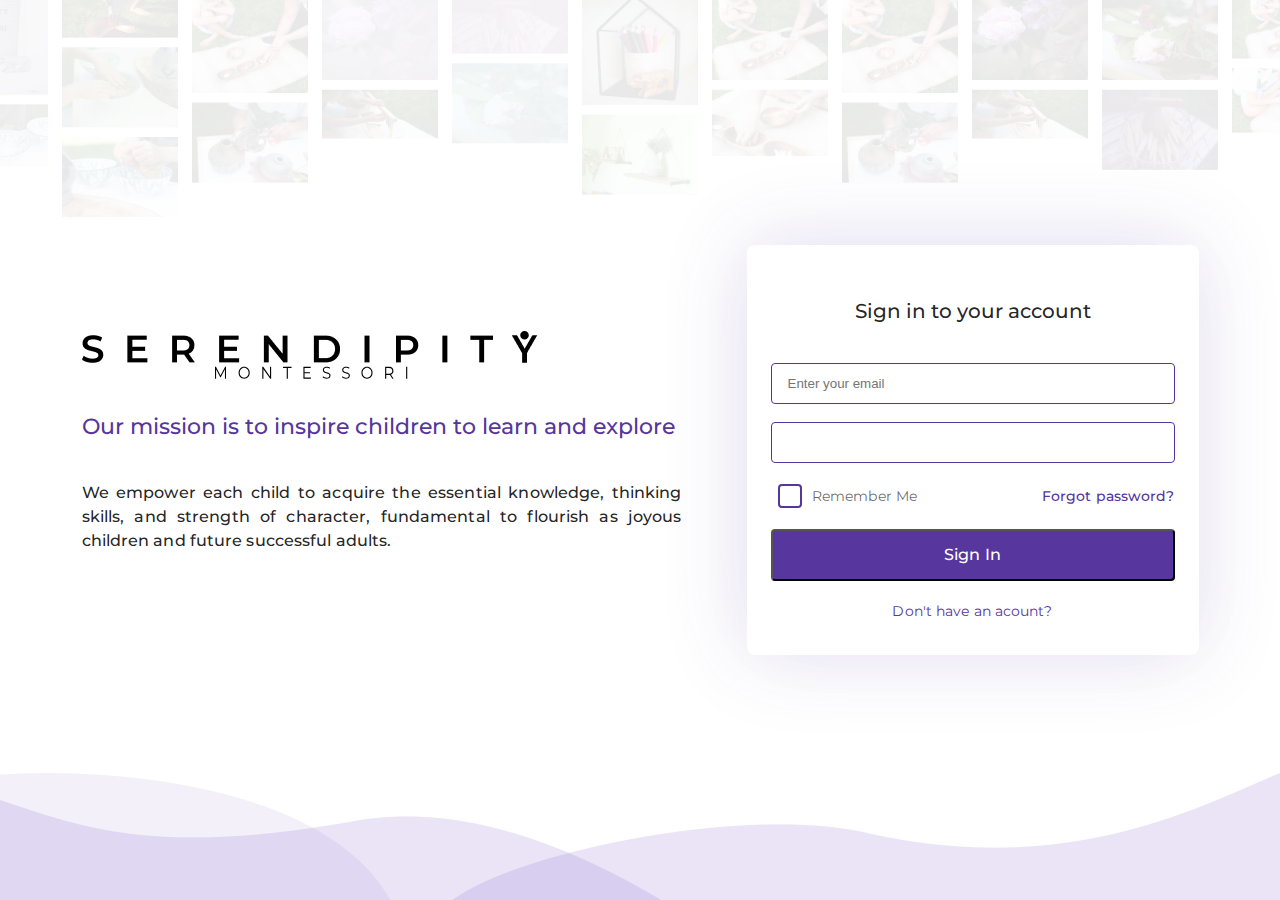
<file: index.html>
<!DOCTYPE html>
<html lang="en">
<head>
    <meta charset="UTF-8">
    <meta name="viewport" content="width=device-width, initial-scale=1.0">
    <title>Login Page</title>
    <link rel="preconnect" href="https://fonts.googleapis.com"> 
    <link rel="preconnect" href="https://fonts.gstatic.com" crossorigin>
     <link href="https://fonts.googleapis.com/css2?family=Montserrat:ital,wght@0,100..900;1,100..900&display=swap" rel="stylesheet">
    <!--Font Awesome url-->
    <link rel="stylesheet" href="https://cdnjs.cloudflare.com/ajax/libs/font-awesome/6.7.2/css/all.min.css">
    <link rel="stylesheet" href="style.css">
</head>
<body>
    <div class="container">


        <div class="pic">
            <div class="logo">
                <div class="l1">
                    <img src="/pictures/seren.png" alt="text" class="l1_pic">
                    <img src="/pictures/y.png" alt="text" class="y">
                </div>
            
                <img src="/pictures/t1.svg" alt="text" class="textImg">
            </div>
            <div class="text">
                <p class="h1">Our mission is to inspire children to learn and explore</p>
                <p class="h2">We empower each child to acquire the essential knowledge, thinking skills, and strength of character, fundamental to flourish as joyous children and future successful adults.</p>

            </div>
            
            
        </div>

        <div class="form">
            <form>
                <p class="formHeader">Sign in to your account</p> <br>
                <div class="inputBox">
                    <input class="textBox" type="text" placeholder="Enter your email"> <br>
                    <input class="textBox" type="password"> <br>

                    <div class="oneLine">
                        <div class="wrapper">
                            <input type="checkbox" id="check">
                            <label for="check">Remember Me</label>
                        </div>
                        
                        <a class="a1" href="forgot.html">Forgot password?</a>
                    </div>
                    
                </div>
                
                 <br>
                <button class="btn">Sign In</button> <br>
                <a class="a2" href="#">Don't have an acount?</a>
            </form>
        </div>
    </div>
</body>
</html>
</file>
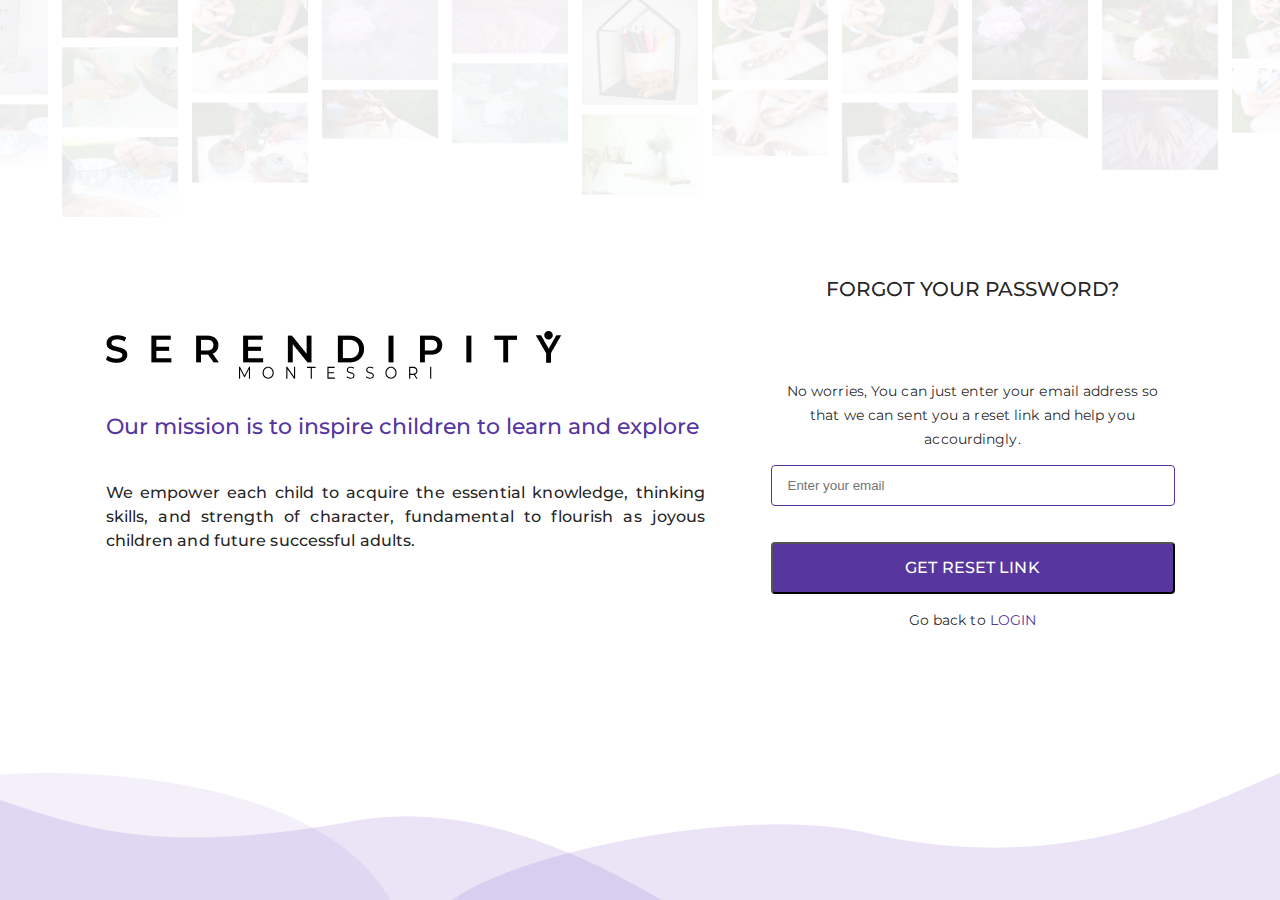
<file: forgot.html>
<!DOCTYPE html>
<html lang="en">
<head>
    <meta charset="UTF-8">
    <meta name="viewport" content="width=device-width, initial-scale=1.0">
    <title>Login Page</title>
    <!--Font Awesome url-->
    <link rel="preconnect" href="https://fonts.googleapis.com"> 
    <link rel="preconnect" href="https://fonts.gstatic.com" crossorigin>
    <link href="https://fonts.googleapis.com/css2?family=Montserrat:ital,wght@0,100..900;1,100..900&display=swap" rel="stylesheet">

    <link rel="stylesheet" href="https://cdnjs.cloudflare.com/ajax/libs/font-awesome/6.7.2/css/all.min.css">
    <link rel="stylesheet" href="style.css">
</head>
<body>
    <div class="container">
        <div class="pic">
            <div class="logo">
                <div class="l1">
                    <img src="/pictures/seren.png" alt="text" class="">
                    <img src="/pictures/y.png" alt="text" class="y">
                </div>
            
                <img src="/pictures/t1.svg" alt="text" class="textImg">
            </div>
            <div class="text">
                <p class="h1">Our mission is to inspire children to learn and explore</p>
                <p class="h2">We empower each child to acquire the essential knowledge, thinking skills, and strength of character, fundamental to flourish as joyous children and future successful adults.</p>

            </div>
            
            
        </div>

        <div class="form">
                <div class="formHeaderC">
                    <p class="formHeader">FORGOT YOUR PASSWORD?</p> <br>
                    <p class="t1">No worries, You can just enter your email address so that we can sent you a reset link and help you accourdingly.</p>
                </div>
                <div class="inputBox">
                    <input class="textBox" type="text" placeholder="Enter your email"> <br>
                    
                </div>
                
                 <br>
                <button class="btn">GET RESET LINK</button> 
                <p class="t1">Go back to <a class="a2" href="index.html">LOGIN</a></p>
                
            </form>
        </div>
    </div>
</body>
</html>
</file>
<file: style.css>
body {
    width: 100%;
    height: 100vh;
    display: flex;
    margin: 0;
    padding: 0;
}
body{

    background: url(/pictures/Header.png) center top repeat-x ,
                url(/pictures/Footer.png) center bottom no-repeat;
    background-size:  1416px 271px, 100% 127px;

}

.container {
    width: 100%;
    display: flex;
    flex-direction: row;
    justify-content: space-around;
    align-items: center;
    padding: 0 92px 0 72px;
}

/*Image style*/
.pic {
    width: 665px;
    display: flex;
    padding-left: 4px;
    margin-bottom: 5px;
    flex-direction: column;
    justify-content: flex-start;
    gap: 10px;
    margin-left: 92px;
}
.logo{
    display: flex;
    flex-direction: column;
    gap: 7px;
    width: 460px;
    align-items: center;
}
.l1{
    width: 100%;
   display: inline-block;
   height: 28px;

}
.y{
    height: 32px;
    padding: 0;
    margin-left: 14px;
}
.textImg {
    width: 207px;
    height: 13px;
}

/*Text styling*/
.text{
    display: flex;
    flex-direction: column;
}
.h1{
    color: var(--Serendipity-Montessori-Main, #56369D);
    font-family: Montserrat;
    width: 665px;
    font-size: 22px;
    font-style: normal;
    font-weight: 500;
    line-height: 32px; /* 145.455% */
}
.h2{
    color: var(--Text-Colour-Black-High-Emphasis, rgba(0, 0, 0, 0.87));
    width: 600px;
    /* SM/Title/Medium */
    font-family: Montserrat;
    font-size: 16px;
    font-style: normal;
    font-weight: 500;
    line-height: 24px; /* 150% */
    letter-spacing: 0.1px;
    text-align: justify;
}

/*Form Style*/
form {
    display: flex;
    flex-direction: column;
    align-items: center;
    min-width: 404px;
    min-height: 280px;
    padding: 32px 24px;
    gap: 0px;
    margin-right: 72px ;
    border-radius: 8px;
    background: #FFF;
    box-shadow: -2px -2px 85px 0px rgba(87, 54, 157, 0.16), 2px 2px 88px 0px rgba(87, 54, 157, 0.02);
}
.formHeaderC{
    display: flex;
    flex-direction: column;
    align-items: flex-start;
    gap: 12px;
}
.formHeader {
    color: var(--Text-Colour-Black-High-Emphasis, rgba(0, 0, 0, 0.87));
    text-align: center;
    justify-content: center;
    font-family: 'Montserrat';
    font-size: 20px;
    font-style: normal;
    font-weight: 500;
    line-height: 28px; /* 140% */
    align-self: center;
}

.inputBox {
    display: flex;
    min-width: 404px;
    flex-direction: column;
    align-items: flex-start;
}
.textBox {
    display: flex;
    padding: 12px 16px;
    align-items: center;
    align-self: stretch;

    border-radius: 4px;
    border: 1px solid var(--Serendipity-Montessori-Main, #56369D);
    background: var(--Neutral-Surface-Main, #FFF);
}

/*Checkbox styling starts*/ 
.oneLine {
    display: flex;
    min-width: 404px;
    margin: 0;
    padding: 0;
    justify-content: space-between;
    align-items: center;
}

.wrapper{
    min-width: 150px;
    margin: 0;
    padding: 0;
    display: flex;
    justify-content: space-around;

}
input[type="checkbox"]{
    appearance: none;
    -webkit-appearance: none;
    height: 24px;
    width: 24px;

    background-color: #fff;
    cursor: pointer;
    display: flex;
    border-style: solid;
    border-width: 2px;
    border-color: #56369D;
    border-radius: 4px;
    align-items: center;
    justify-content: center;
}
label{
    color: var(--Text-Black-Medium-Emphasis, rgba(0, 0, 0, 0.60));
    text-align: left;
    
    display: inline-flex;
    align-items: center;
    margin: 0;
    padding: 0;

    /* SM/Title/Small */
    font-family: Montserrat;
    font-size: 14px;
    font-style: normal;
    font-weight: 400;
    line-height: 24px; /* 171.429% */
    letter-spacing: 0.1px;
}

input[type="checkbox"]:after {
    font-family: "Font Awesome 6 Free";
    content: "\f00c";
    font-weight: 900;
    font-size: 15px;
    color: #56369D; /* Colour of Tick*/
    display: none;
}

input[type="checkbox"]:hover {
    background-color: #cbc0e3;
}
input[type="checkbox"]:checked {
    background-color: #ded5f3;
}

input[type="checkbox"]:checked:after {
    display: block;
}
/*Checkbox styling ends*/

.btn {
    display: flex;
    min-width: 404px;
    padding: 12px 16px;
    justify-content: center;
    align-items: center;
    gap: 8px;
    border-radius: 4px;
    background: #57369D;

    color: #FFF;
    /* SM/Title/Medium */
    font-family: Montserrat;
    font-size: 16px;
    font-style: normal;
    font-weight: 500;
    line-height: 24px; /* 150% */
    letter-spacing: 0.1px;
}

.btn:hover {
    background-color: #662ee1;
}

.a1 {
    text-decoration: none;
    color: var(--Serendipity-Montessori-Main, #56369D);
    text-align: right;
    font-family: Montserrat;
    font-size: 14px;
    font-style: normal;
    font-weight: 500;
    line-height: 20px; /* 142.857% */
    letter-spacing: 0.1px;
}

.a2 {
    text-decoration: none;
    min-width: 404px;
    color: var(--Serendipity-Montessori-Main, #56369D);
    text-align: center;

    /* SM/Title/Small */
    font-family: Montserrat;
    font-size: 14px;
    font-style: normal;
    font-weight: 400;
    line-height: 24px; /* 171.429% */
    letter-spacing: 0.1px;
}
.t1{
    text-decoration: none;
    color: var(--Text-Colour-Black-High-Emphasis, rgba(0, 0, 0, 0.87));
    text-align: center;

    /* SM/Title/Small */
    font-family: Montserrat;
    font-size: 14px;
    font-style: normal;
    font-weight: 400;
    line-height: 24px; /* 171.429% */
    letter-spacing: 0.1px;
}

/*---Media Query Styling---*/
/*2xl screen*/

@media (max-width: 1440px){
    body{
        height: 100vh;
        background: url(/pictures/Header.png) center top no-repeat ,
                url(/pictures/Footer.png) center bottom no-repeat;
        background-size:  1416px 217px, 100% 127px;
        overflow: scroll;
    }
    .container{
        width: 100vh;
        max-width: 1280px;
        gap: 100px;
        justify-content: center;
    }
    form{
        margin: 0;
        gap: 0;
    }
}
/*xl*/
@media (max-width: 1280px){
    body{

        height: 100vh;
        justify-content: center;
        background: url(/pictures/Header.png) center top no-repeat ,
                url(/pictures/Footer.png) center bottom no-repeat;
        background-size:  1416px 217px, 100% 127px;
    }
    .container{
        width: 100vh;
        max-width: 1024px;
        justify-content: center;
        gap: 0;
        padding: 0;
        margin: 0;
        overflow: visible;

    }
    .pic{
        margin: 0;
        padding: 0;
    }
    .logo{
        margin: 0;
        padding: 0;
    }
    form{
        margin: 0;
        gap: 0;
    }
}
/*lg*/
@media (max-width: 1024px){
    body{
        height: 100vh;
        justify-content: center;
        background: url(/pictures/Header.png) center top no-repeat ,
                url(/pictures/Footer.png) center bottom no-repeat;
        background-size:  100% 217px, 100% 127px;
    }
    .container{
        width: 100vh;
        max-width: 768px;
        gap: 40px;
        flex-direction: column;
        align-items: center;
        justify-content: center;
        overflow: visible;

    }
    /*Image style*/
    .pic {
        width: 100%;
        margin: 0;
        padding: 20px;
        justify-content: center;
        align-items: center;
    }
    .logo{
        align-items: center;
        gap: 12px;
    }
    .y{
        margin-left: 14px;
    }
    .text {
        align-self: center;
    }
    .h1{
        width: 100%;
        align-self: center;
        font-size: 24px;
        line-height: 34px;
    }
    .h2{
        width: 100%;
        font-size: 20px;
        line-height: 26px; 
    }

    form {
        min-width: 500px;
        margin: 0;
        gap: 0;
    }
    .formHeader{
        font-size: 24px;
        line-height: 32px;
    }
    .inputBox {
        width: 100%;
    }
    .textBox{
        padding: 14px 16px;
    }
    .wrapper{
        width: 180px;
    }
    label{
        font-size: 16px;
    }
    .oneLine{
        width: 100%;
    }
    .btn{
        width: 100%;
        font-size: 18px;
        line-height: 26px;
    }
    .a1{
        font-size: 16px;
        line-height: 22px;
    }
    .a2{
        font-size: 16px;
        line-height: 26px;
    }
}
/*md*/
@media (max-width: 768px){
    body{
        justify-content: center;
        background: url(/pictures/Header.png) center top no-repeat ,
        url(/pictures/Footer.png) center bottom no-repeat;
        background-size:  1416px 217px, 1416px 127px;
        overflow: hidden hidden;
        height: 100vh;
        padding: 0;
        margin: 0;
    }
    .container{
        width: 100vh;
        height: 100vh;
        max-width: 640px;
        gap: 10px;
        flex-direction: column;
        align-items: center;
        justify-content: center;
        margin: 0;
        padding: 0;
        overflow: visible;

    }
    /*Image style*/
    .pic {
        width: 100%;
        margin: 0;
        padding: 20px;
        justify-content: center;
        align-items: center;
        gap: 7px;
    }
    .logo{
        gap: 7px;
    }
    .y{
        height: 30px;
        margin-left: 14px;
    }
    .container .text {
        align-self: center;
    }
    .h1{
        width: 100%;
        align-self: center;
        font-size: 22px;
        line-height: 0;
    }
    .h2{
        width: 100%;
        font-size: 18px;
        line-height: 26px; 
    }

    form {
        min-width: 500px;
        margin: 0;
        gap: 0;
    }
    .formHeaderC{
        gap: 0;
    }
    .formHeader{
        font-size: 24px;
        line-height: 0;
        gap: 0;
    }
    .inputBox {
        width: 100%;
    }
    .textBox{
        padding: 14px 16px;
    }
    .wrapper{
        width: 180px;
    }
    label{
        font-size: 16px;
        line-height: 28px;
    }
    .oneLine{
        width: 100%;
    }
    .btn{
        width: 100%;
        font-size: 18px;
        line-height: 26px;
    }
    .a1{
        font-size: 16px;
        line-height: 26px;
    }
    .a2{
        font-size: 16px;
        line-height: 26px;
    }
    .t1{
        font-size: 16px;
    }
}
/*sm*/
@media (max-width: 640px){
    body{
        justify-content: center;
        background: url(/pictures/Header.png) center top no-repeat ,
        url(/pictures/Footer.png) center bottom no-repeat;
        background-size:  1416px 217px, 1416px 127px;
        overflow: hidden hidden;
        height: 100vh;
        padding: 0;
        margin: 0;
    }
    .container{
        width: 100vh;
        max-width: 475px;
        gap: 10px;
        flex-direction: column;
        align-items: center;
        justify-content: center;
        margin: 0;
        padding: 0;
        overflow: visible;

    }
    /*Image style*/
    .pic {
        width: 100%;
        margin: 0;
        padding: 20px;
        justify-content: center;
        align-items: center;
        gap: 7px;
    }
    .logo{
        gap: 7px;
    }
    .y{
        height: 30px;
        margin-left: 14px;
    }
    .container .text {
        align-self: center;
    }
    .h1{
        width: 100%;
        align-self: center;
        font-size: 20px;
        line-height: 30px;
    }
    .h2{
        width: 100%;
        font-size: 18px;
        line-height: 26px; 
    }

    form {
        width: 100%;
        margin: 0;
        gap: 0;
    }
    .formHeaderC{
        gap: 0;
    }
    .formHeader{
        font-size: 24px;
        line-height: 0;
        gap: 0;
    }
    .inputBox {
        width: 100%;
    }
    .textBox{
        padding: 14px 16px;
    }
    .wrapper{
        width: 180px;
    }
    label{
        font-size: 16px;
        line-height: 28px;
    }
    .oneLine{
        width: 100%;
    }
    .btn{
        width: 100%;
        font-size: 18px;
        line-height: 26px;
    }
    .a1{
        font-size: 16px;
        line-height: 26px;
    }
    .a2{
        font-size: 16px;
        line-height: 26px;
    }
    .t1{
        font-size: 16px;
    }
}
/*xs*/
@media (max-width: 475px){
    body{
        justify-content: center;
        background: url(/pictures/Header.png) center top no-repeat ,
        url(/pictures/Footer.png) center bottom no-repeat;
        background-size:  1416px 127px, 1416px 127px;
        overflow: hidden;
        height: 100vh;
        padding: 0;
        margin: 0;
    }
    .container{
        width: 100vh;
        gap: 10px;
        flex-direction: column;
        align-items: center;
        justify-content: center;
        margin: 0;
        padding: 10px;
        overflow: scroll;

    }
    /*Image style*/
    .pic {
        min-width: 300px;
        margin: 0;
        padding: 10px;
        justify-content: center;
        align-items: center;
        gap: 7px;
    }
    .logo{
        align-self: center;
        width: 100%;
        gap: 10px;
    }
    .l1{
        width: 100%;
        display: inline-block;
        height: 22px;
    }
    .l1_pic{
        width: 70%;
    }
    .y{
        height: 24px;
        margin-left: 10px;
    }
    .container .text {
        align-self: center;
    }
    .h1{
        width: 100%;
        align-self: center;
        font-size: 20px;
        line-height: 30px;
    }
    .h2{
        width: 100%;
        font-size: 18px;
        line-height: 26px; 
    }

    
    form{
        align-self: center;
        max-width: 300px;
        min-height: 280px;
        margin-left: 40px;
        padding: 20px;
        gap: 0;
        overflow: scroll;
    }
    .formHeaderC{
        gap: 0;
    }
    .formHeader{
        font-size: 24px;
        line-height: 0;
        gap: 0;
    }
    .inputBox {
        min-width: 250px;
    }
    .textBox{
        min-width: 250px;
        padding: 14px 16px;
        align-self: center;
    }
    .wrapper{
        min-width: 150px;
    }
    .oneLine{
        min-width: 250px;
        justify-content: space-evenly;
    }
    label{
        font-size: 12px;
        line-height: 24px;
    }
    .oneLine{
        width: 100%;
    }
    .btn{
        width: 150px;
        font-size: 18px;
        line-height: 26px;
        
    }
    .a1{
        font-size: 12px;
        line-height: 24px;
    }
    .a2{
        font-size: 16px;
        line-height: 26px;
    }
    .t1{
        font-size: 16px;
    }
}
</file>
